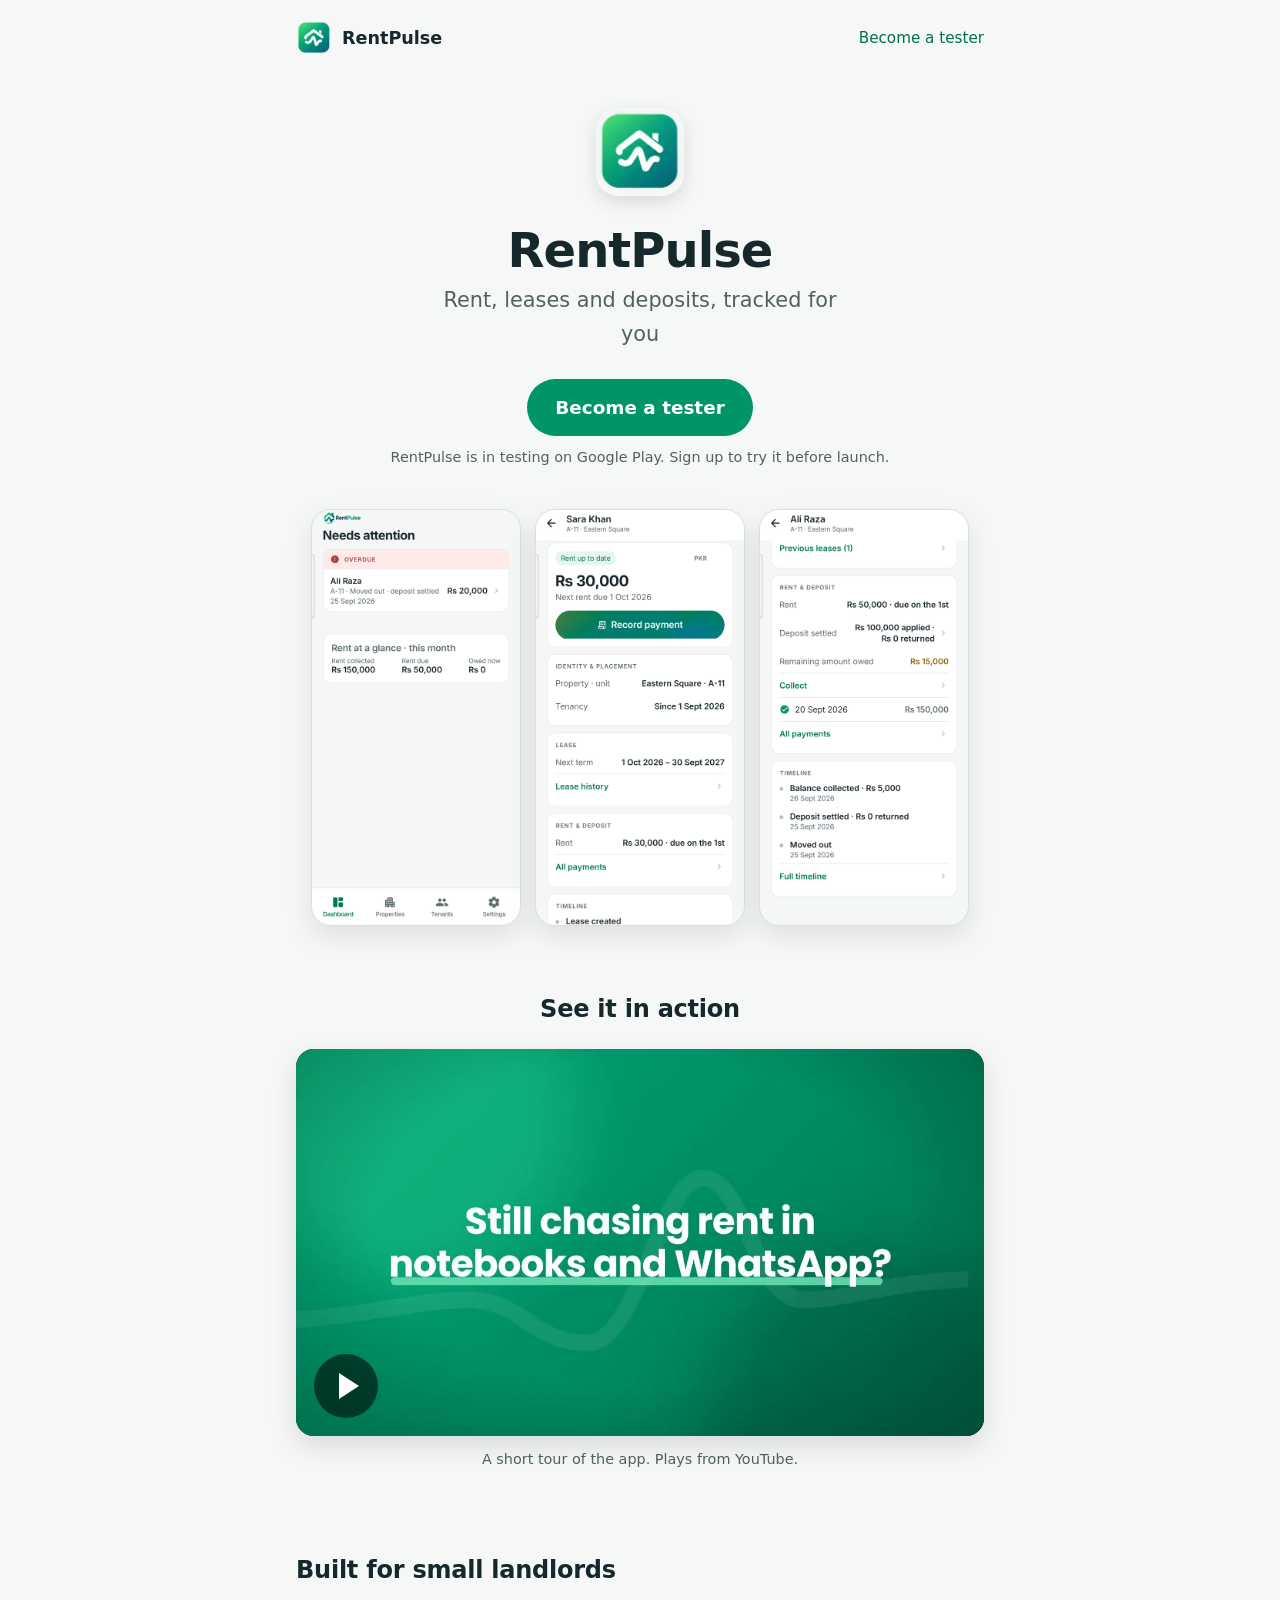
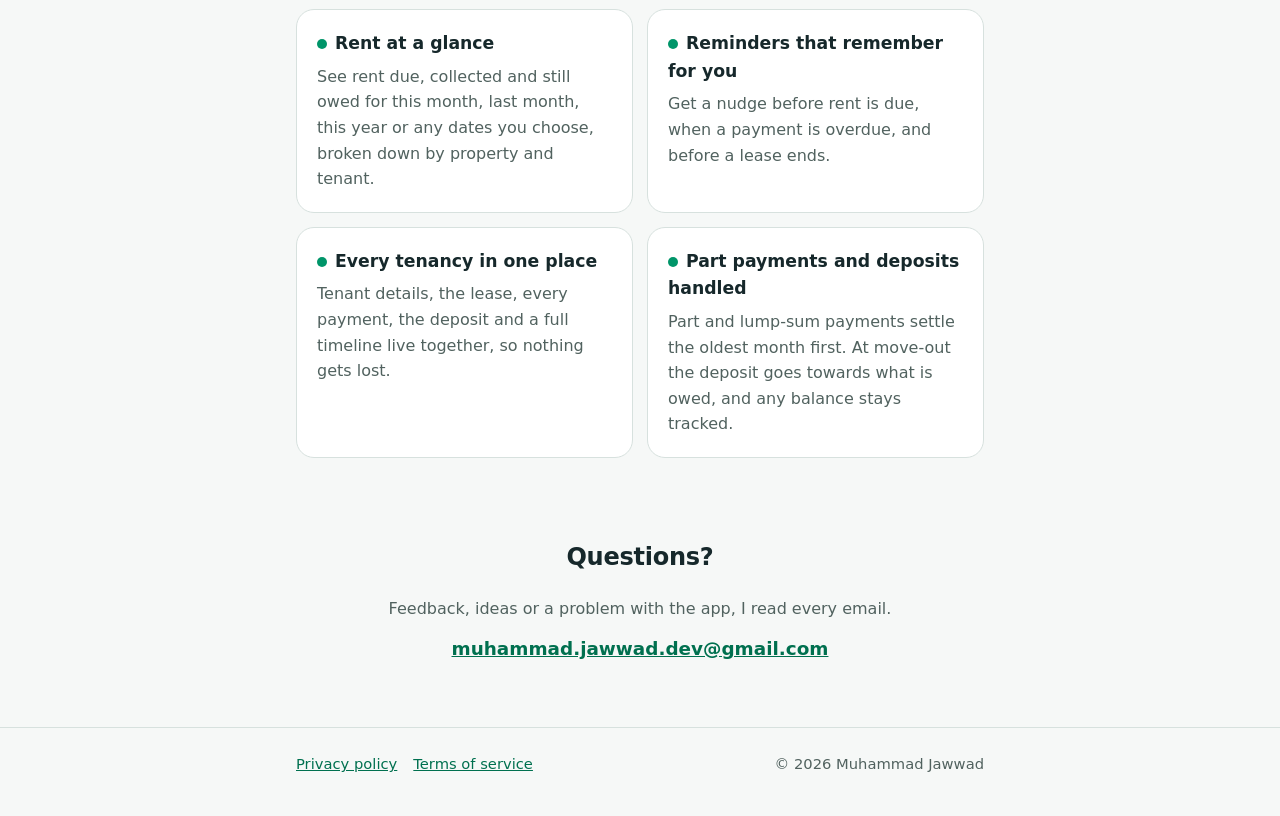
<file: index.html>
<!DOCTYPE html>
<html lang="en">
<head>
<meta charset="utf-8">
<meta name="viewport" content="width=device-width, initial-scale=1">
<title>RentPulse — rent, leases and deposits, tracked for you</title>
<meta name="description" content="RentPulse keeps track of your tenants, rent, leases and deposits, and reminds you when something needs your attention.">
<link rel="icon" href="assets/app-icon.png">
<link rel="stylesheet" href="styles.css">
</head>
<body>
<header class="site-header">
  <div class="wrap">
    <a class="brand" href="index.html"><img src="assets/app-icon.png" alt="" width="36" height="36">RentPulse</a>
    <a class="back" href="https://docs.google.com/forms/d/e/1FAIpQLSf4WM2dcnaSzgVcKShWQMtfykzJgLSQhQq3bov_GefftfD57w/viewform">Become a tester</a>
  </div>
</header>
<main class="wrap">
<section class="hero" aria-labelledby="title">
  <img class="icon" src="assets/app-icon.png" alt="RentPulse app icon" width="88" height="88">
  <h1 id="title">RentPulse</h1>
  <p class="tagline">Rent, leases and deposits, tracked for you</p>
  <!-- Testing phase: the Play store page isn't public until launch, so both buttons lead to the tester sign-up.
       At launch, point them back to https://play.google.com/store/apps/details?id=dev.jawwad.rentpulse -->
  <a class="cta" href="https://docs.google.com/forms/d/e/1FAIpQLSf4WM2dcnaSzgVcKShWQMtfykzJgLSQhQq3bov_GefftfD57w/viewform">Become a tester</a>
  <span class="cta-note">RentPulse is in testing on Google Play. Sign up to try it before launch.</span>
  <div class="shots">
    <img src="assets/screen-dashboard.png" alt="RentPulse home screen showing a tenant whose rent is overdue and this month's rent at a glance" width="540" height="1077">
    <img src="assets/screen-tenant.png" alt="A tenant's page showing rent up to date, the lease term and rent details" width="540" height="1077">
    <img src="assets/screen-deposit.png" alt="A former tenant's page showing the deposit settlement, the balance still owed and a timeline" width="540" height="1077">
  </div>
</section>

<section class="video" aria-labelledby="video-title">
  <h2 id="video-title">See it in action</h2>
  <!-- A local poster until clicked, so the page loads nothing from YouTube unless the visitor asks. -->
  <a class="video-frame" href="https://www.youtube.com/watch?v=L1wYEZfRYd0" data-youtube="L1wYEZfRYd0">
    <img src="assets/video-poster.jpg" alt="Play the RentPulse video: Still chasing rent in notebooks and WhatsApp?" width="1280" height="720" loading="lazy">
    <span class="play" aria-hidden="true"></span>
  </a>
  <p class="video-note">A short tour of the app. Plays from YouTube.</p>
</section>

<section aria-labelledby="features-title">
  <h2 id="features-title">Built for small landlords</h2>
  <div class="features">
    <div class="feature"><h3><span class="dot" aria-hidden="true"></span>Rent at a glance</h3><p>See rent due, collected and still owed for this month, last month, this year or any dates you choose, broken down by property and tenant.</p></div>
    <div class="feature"><h3><span class="dot" aria-hidden="true"></span>Reminders that remember for you</h3><p>Get a nudge before rent is due, when a payment is overdue, and before a lease ends.</p></div>
    <div class="feature"><h3><span class="dot" aria-hidden="true"></span>Every tenancy in one place</h3><p>Tenant details, the lease, every payment, the deposit and a full timeline live together, so nothing gets lost.</p></div>
    <div class="feature"><h3><span class="dot" aria-hidden="true"></span>Part payments and deposits handled</h3><p>Part and lump-sum payments settle the oldest month first. At move-out the deposit goes towards what is owed, and any balance stays tracked.</p></div>
  </div>
</section>

<section class="contact" aria-labelledby="contact-title">
  <h2 id="contact-title">Questions?</h2>
  <p>Feedback, ideas or a problem with the app, I read every email.</p>
  <a class="email" href="mailto:muhammad.jawwad.dev@gmail.com">muhammad.jawwad.dev@gmail.com</a>
</section>
</main>
<footer class="site-footer">
  <div class="wrap">
    <nav aria-label="Legal"><a href="privacy.html">Privacy policy</a><a href="terms.html">Terms of service</a></nav>
    <span>&copy; 2026 Muhammad Jawwad</span>
  </div>
</footer>
<script>
document.querySelectorAll('[data-youtube]').forEach(function (link) {
  link.addEventListener('click', function (e) {
    e.preventDefault();
    var frame = document.createElement('iframe');
    frame.src = 'https://www.youtube-nocookie.com/embed/' + link.dataset.youtube + '?autoplay=1&rel=0';
    frame.title = 'RentPulse video';
    frame.allow = 'autoplay; encrypted-media; picture-in-picture; fullscreen';
    frame.allowFullscreen = true;
    link.replaceWith(frame);
  });
});
</script>
</body>
</html>
</file>
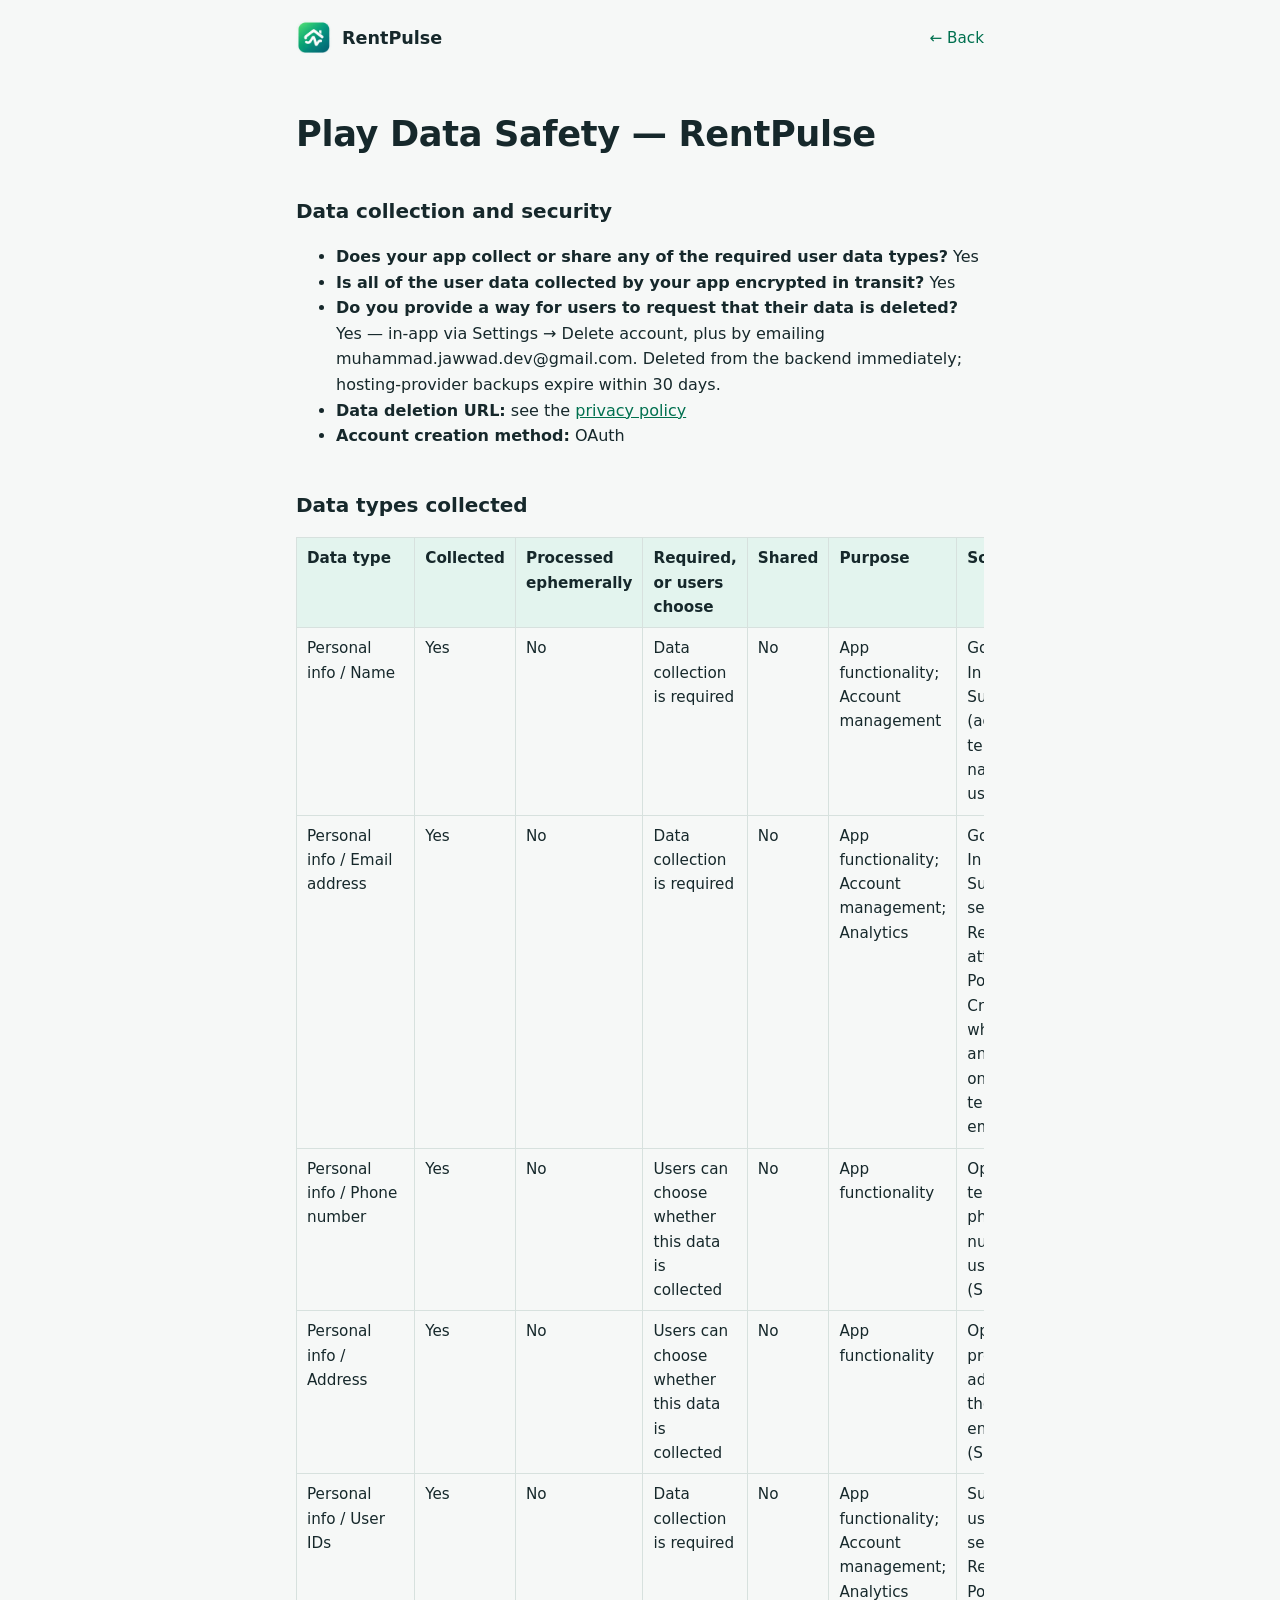
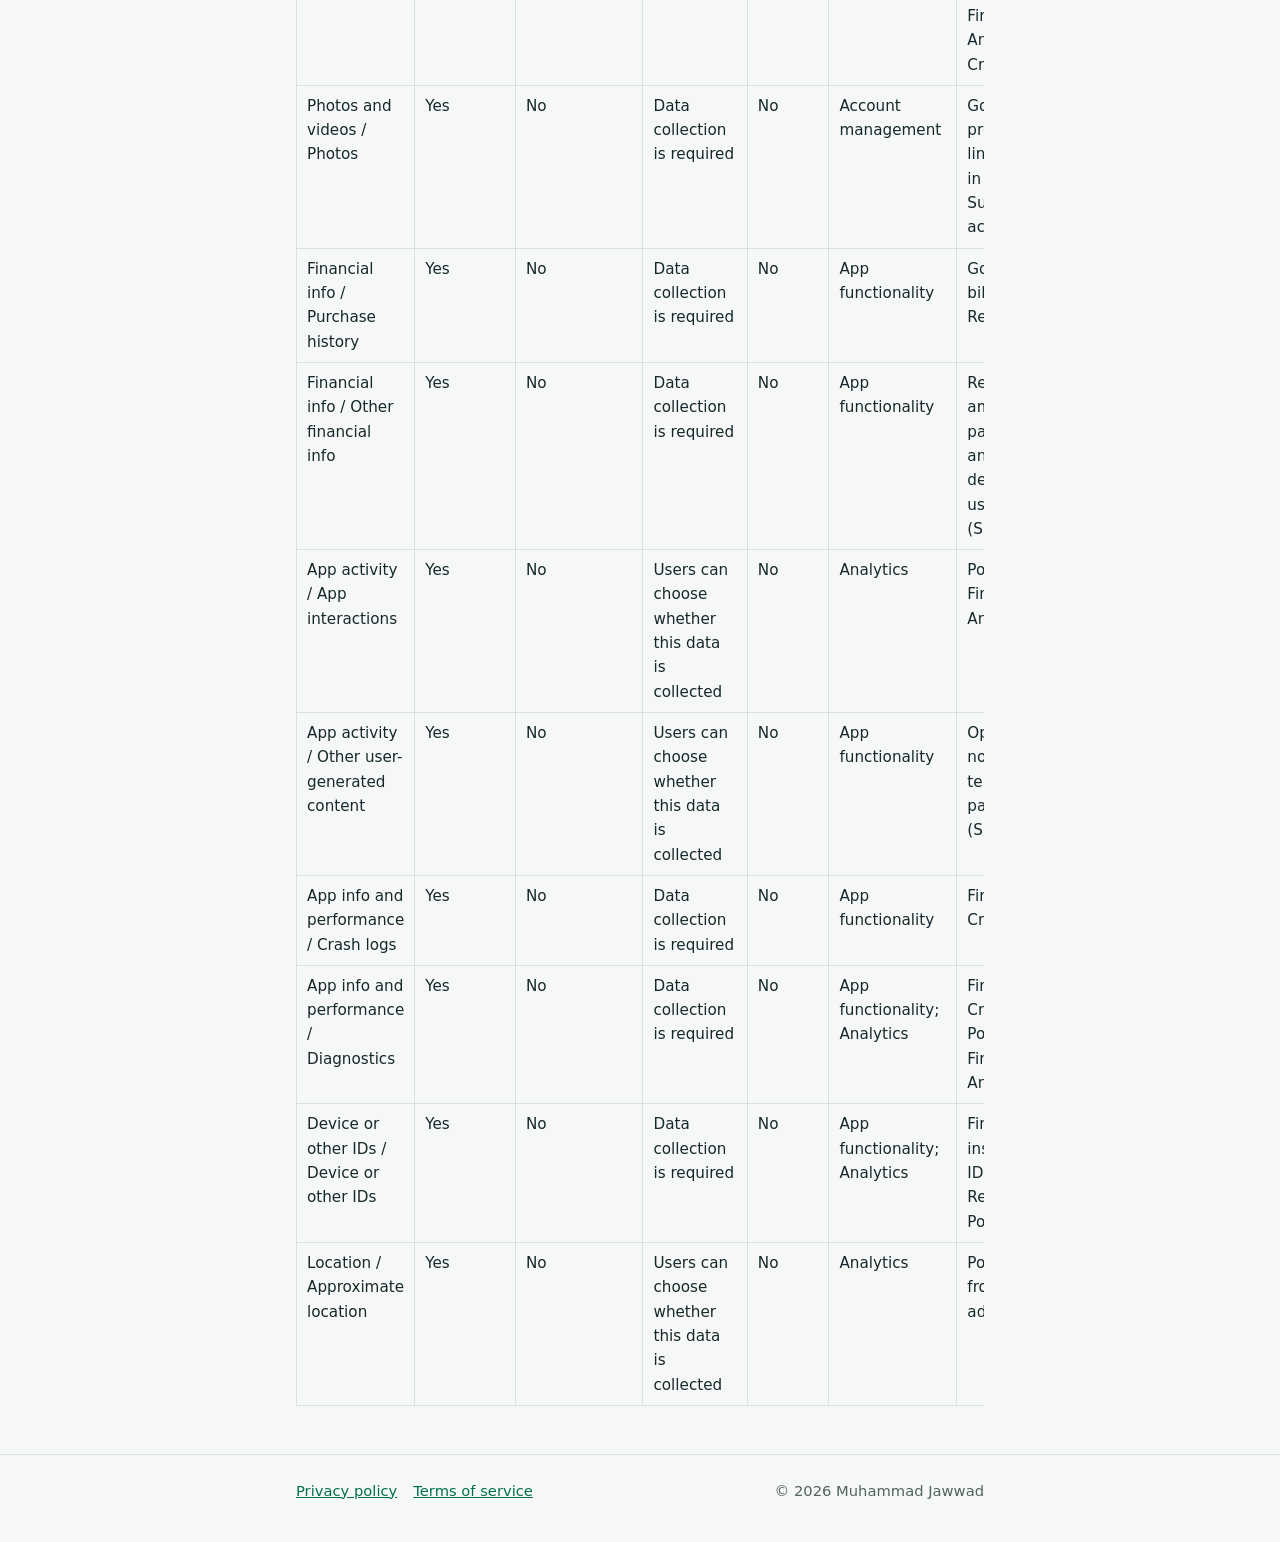
<file: data-safety.html>
<!DOCTYPE html>
<html lang="en">
<head>
<meta charset="utf-8">
<meta name="viewport" content="width=device-width, initial-scale=1">
<title>Data safety — RentPulse</title>
<meta name="description" content="RentPulse Data safety answers.">
<link rel="icon" href="assets/app-icon.png">
<link rel="stylesheet" href="styles.css">
</head>
<body>
<header class="site-header">
  <div class="wrap">
    <a class="brand" href="index.html"><img src="assets/app-icon.png" alt="" width="36" height="36">RentPulse</a>
    <a class="back" href="index.html">&larr; Back</a>
  </div>
</header>
<main class="wrap">
<article class="legal">
<h1>Play Data Safety — RentPulse</h1>
<h2>Data collection and security</h2>
<ul>
<li><strong>Does your app collect or share any of the required user data types?</strong> Yes</li>
<li><strong>Is all of the user data collected by your app encrypted in transit?</strong> Yes</li>
<li><strong>Do you provide a way for users to request that their data is deleted?</strong> Yes — in-app via
  Settings → Delete account, plus by emailing muhammad.jawwad.dev@gmail.com. Deleted from the
  backend immediately; hosting-provider backups expire within 30 days.</li>
<li><strong>Data deletion URL:</strong> see the <a href="privacy.html">privacy policy</a></li>
<li><strong>Account creation method:</strong> OAuth</li>
</ul>
<h2>Data types collected</h2>
<table>
<thead>
<tr>
<th>Data type</th>
<th>Collected</th>
<th>Processed ephemerally</th>
<th>Required, or users choose</th>
<th>Shared</th>
<th>Purpose</th>
<th>Source</th>
</tr>
</thead>
<tbody>
<tr>
<td>Personal info / Name</td>
<td>Yes</td>
<td>No</td>
<td>Data collection is required</td>
<td>No</td>
<td>App functionality; Account management</td>
<td>Google Sign-In → Supabase (account); tenant names the user enters</td>
</tr>
<tr>
<td>Personal info / Email address</td>
<td>Yes</td>
<td>No</td>
<td>Data collection is required</td>
<td>No</td>
<td>App functionality; Account management; Analytics</td>
<td>Google Sign-In → Supabase; sent to RevenueCat; attached to PostHog / Crashlytics while analytics is on; optional tenant emails</td>
</tr>
<tr>
<td>Personal info / Phone number</td>
<td>Yes</td>
<td>No</td>
<td>Users can choose whether this data is collected</td>
<td>No</td>
<td>App functionality</td>
<td>Optional tenant phone numbers the user enters (Supabase)</td>
</tr>
<tr>
<td>Personal info / Address</td>
<td>Yes</td>
<td>No</td>
<td>Users can choose whether this data is collected</td>
<td>No</td>
<td>App functionality</td>
<td>Optional property addresses the user enters (Supabase)</td>
</tr>
<tr>
<td>Personal info / User IDs</td>
<td>Yes</td>
<td>No</td>
<td>Data collection is required</td>
<td>No</td>
<td>App functionality; Account management; Analytics</td>
<td>Supabase user ID, also sent to RevenueCat, PostHog, Firebase Analytics, Crashlytics</td>
</tr>
<tr>
<td>Photos and videos / Photos</td>
<td>Yes</td>
<td>No</td>
<td>Data collection is required</td>
<td>No</td>
<td>Account management</td>
<td>Google profile photo link stored in the Supabase account</td>
</tr>
<tr>
<td>Financial info / Purchase history</td>
<td>Yes</td>
<td>No</td>
<td>Data collection is required</td>
<td>No</td>
<td>App functionality</td>
<td>Google Play billing via RevenueCat</td>
</tr>
<tr>
<td>Financial info / Other financial info</td>
<td>Yes</td>
<td>No</td>
<td>Data collection is required</td>
<td>No</td>
<td>App functionality</td>
<td>Rent amounts, payments and deposits the user records (Supabase)</td>
</tr>
<tr>
<td>App activity / App interactions</td>
<td>Yes</td>
<td>No</td>
<td>Users can choose whether this data is collected</td>
<td>No</td>
<td>Analytics</td>
<td>PostHog, Firebase Analytics</td>
</tr>
<tr>
<td>App activity / Other user-generated content</td>
<td>Yes</td>
<td>No</td>
<td>Users can choose whether this data is collected</td>
<td>No</td>
<td>App functionality</td>
<td>Optional notes on tenants and payments (Supabase)</td>
</tr>
<tr>
<td>App info and performance / Crash logs</td>
<td>Yes</td>
<td>No</td>
<td>Data collection is required</td>
<td>No</td>
<td>App functionality</td>
<td>Firebase Crashlytics</td>
</tr>
<tr>
<td>App info and performance / Diagnostics</td>
<td>Yes</td>
<td>No</td>
<td>Data collection is required</td>
<td>No</td>
<td>App functionality; Analytics</td>
<td>Firebase Crashlytics, PostHog, Firebase Analytics</td>
</tr>
<tr>
<td>Device or other IDs / Device or other IDs</td>
<td>Yes</td>
<td>No</td>
<td>Data collection is required</td>
<td>No</td>
<td>App functionality; Analytics</td>
<td>Firebase installation ID, RevenueCat, PostHog</td>
</tr>
<tr>
<td>Location / Approximate location</td>
<td>Yes</td>
<td>No</td>
<td>Users can choose whether this data is collected</td>
<td>No</td>
<td>Analytics</td>
<td>PostHog, from IP address</td>
</tr>
</tbody>
</table>
</article>
</main>
<footer class="site-footer">
  <div class="wrap">
    <nav aria-label="Legal"><a href="privacy.html">Privacy policy</a><a href="terms.html">Terms of service</a></nav>
    <span>&copy; 2026 Muhammad Jawwad</span>
  </div>
</footer>
</body>
</html>
</file>
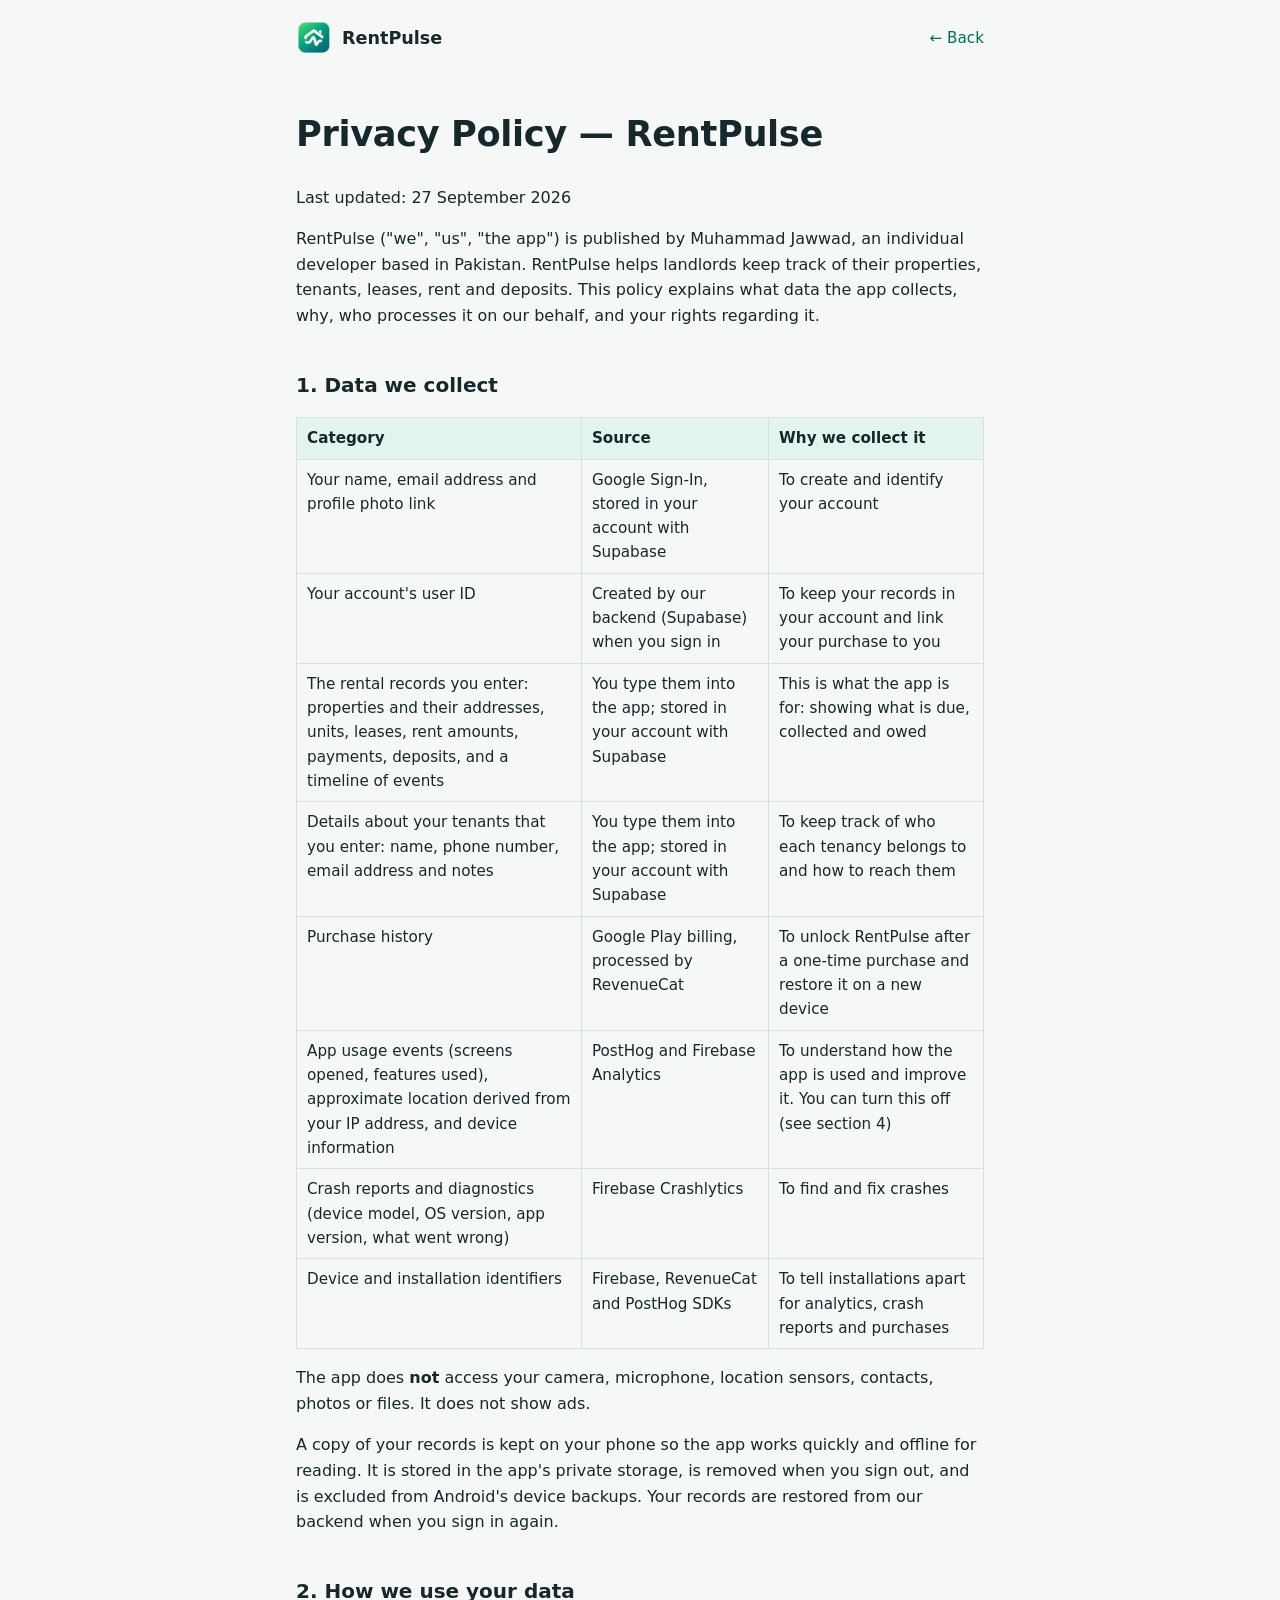
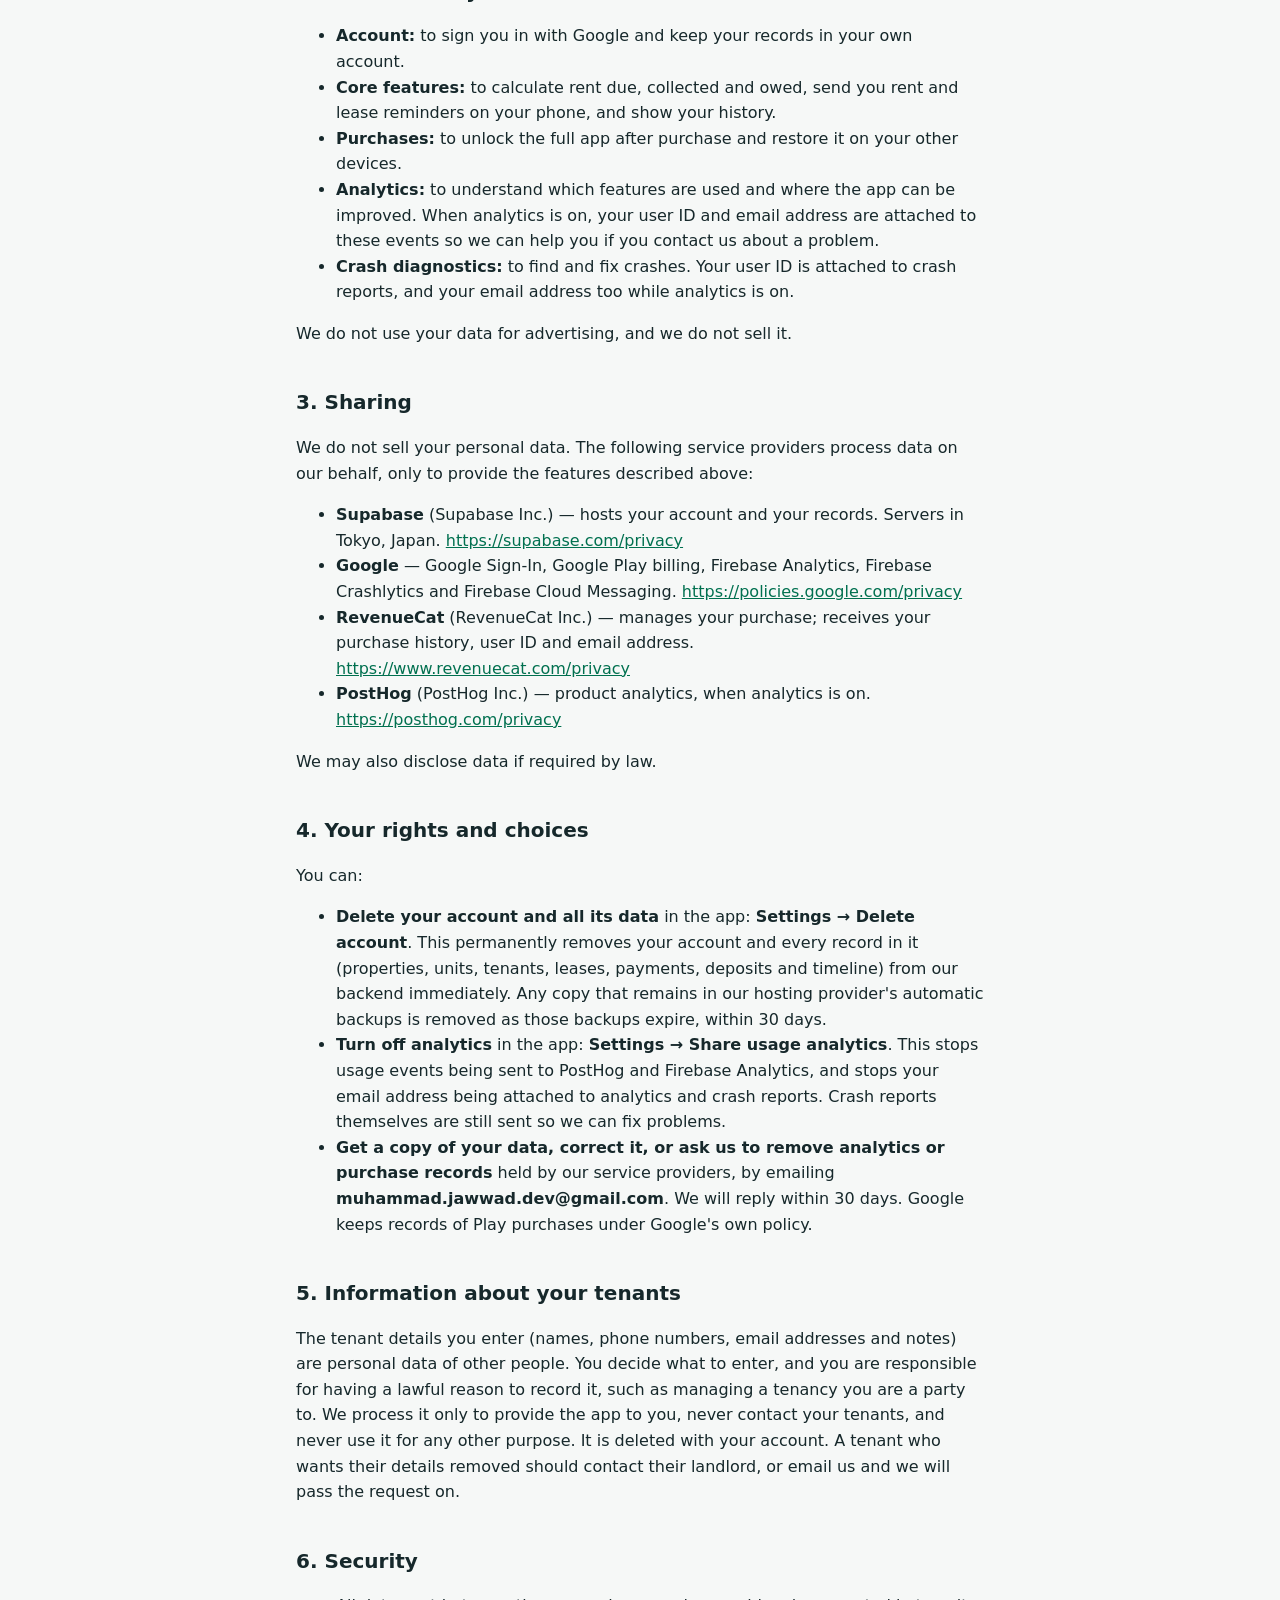
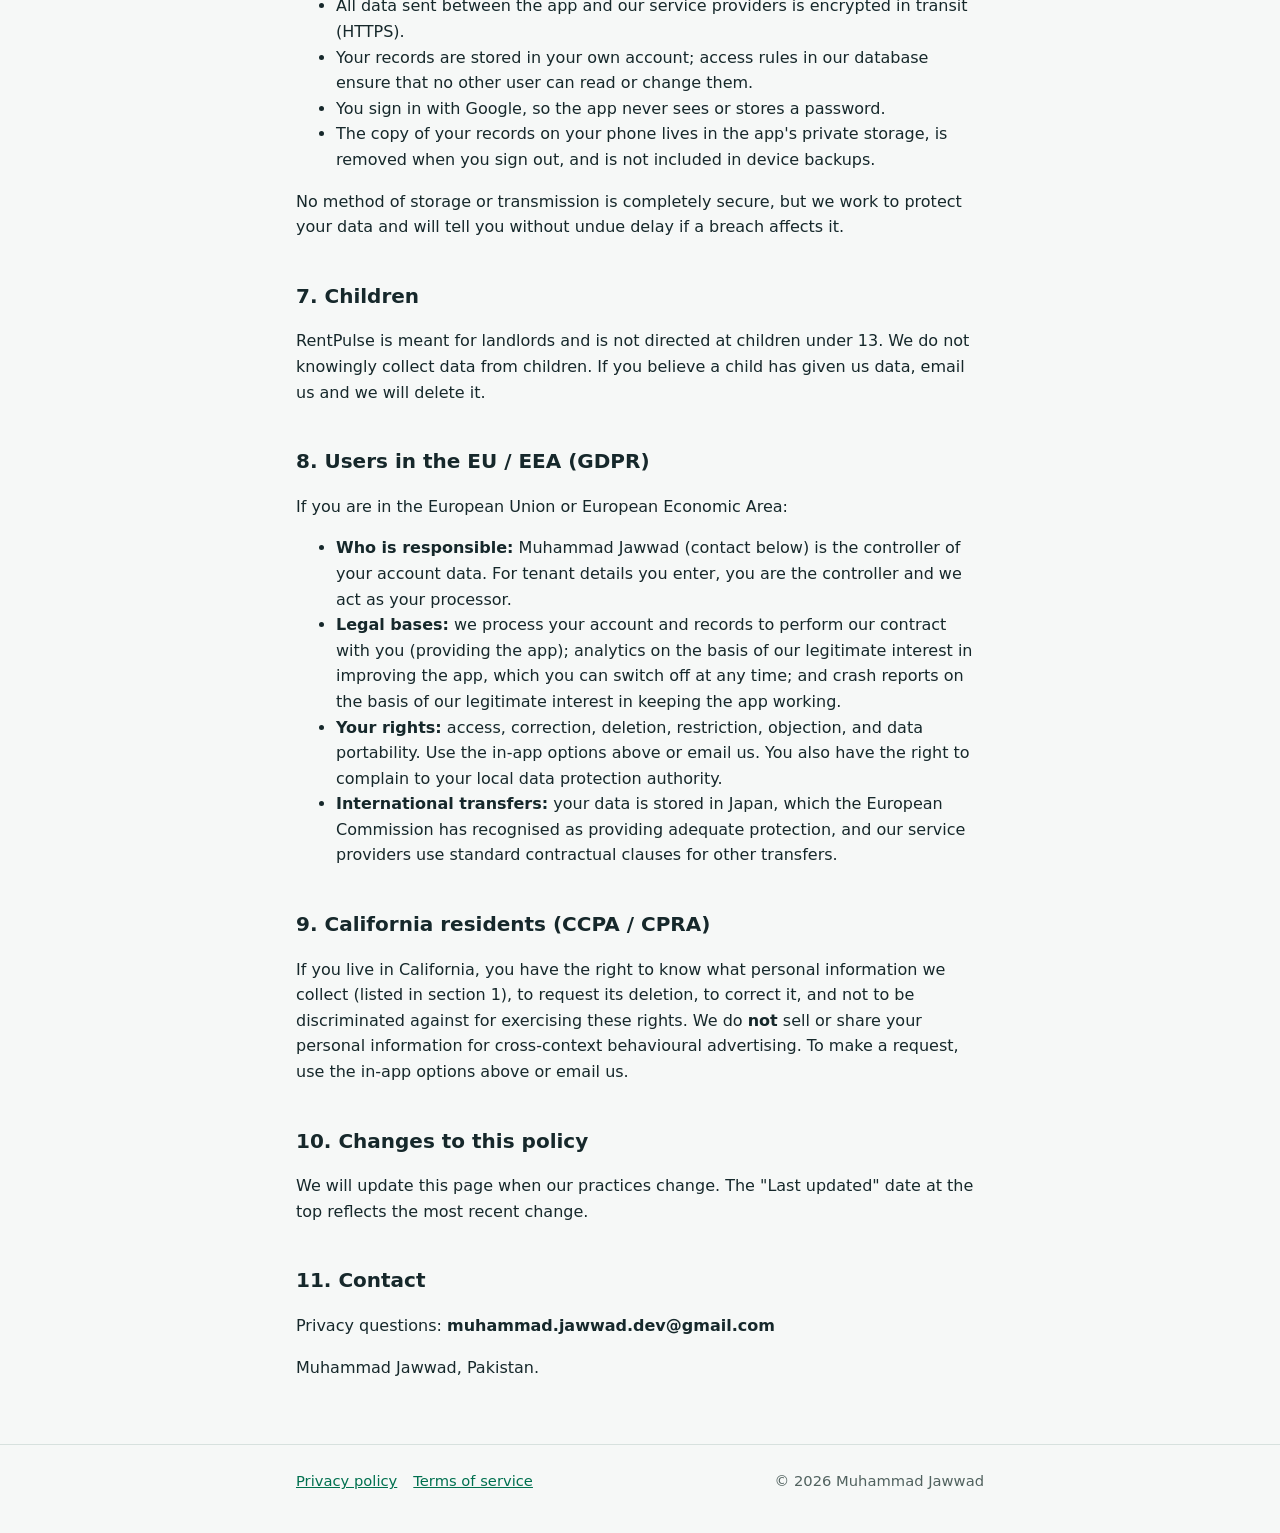
<file: privacy.html>
<!DOCTYPE html>
<html lang="en">
<head>
<meta charset="utf-8">
<meta name="viewport" content="width=device-width, initial-scale=1">
<title>Privacy Policy — RentPulse</title>
<meta name="description" content="How RentPulse collects, uses and protects your data.">
<link rel="icon" href="assets/app-icon.png">
<link rel="stylesheet" href="styles.css">
</head>
<body>
<header class="site-header">
  <div class="wrap">
    <a class="brand" href="index.html"><img src="assets/app-icon.png" alt="" width="36" height="36">RentPulse</a>
    <a class="back" href="index.html">&larr; Back</a>
  </div>
</header>
<main class="wrap">
<article class="legal">
<h1>Privacy Policy — RentPulse</h1>
<p>Last updated: 27 September 2026</p>
<p>RentPulse ("we", "us", "the app") is published by Muhammad Jawwad, an individual developer
based in Pakistan. RentPulse helps landlords keep track of their properties, tenants, leases,
rent and deposits. This policy explains what data the app collects, why, who processes it on
our behalf, and your rights regarding it.</p>
<h2>1. Data we collect</h2>
<table>
<thead>
<tr>
<th>Category</th>
<th>Source</th>
<th>Why we collect it</th>
</tr>
</thead>
<tbody>
<tr>
<td>Your name, email address and profile photo link</td>
<td>Google Sign-In, stored in your account with Supabase</td>
<td>To create and identify your account</td>
</tr>
<tr>
<td>Your account's user ID</td>
<td>Created by our backend (Supabase) when you sign in</td>
<td>To keep your records in your account and link your purchase to you</td>
</tr>
<tr>
<td>The rental records you enter: properties and their addresses, units, leases, rent amounts, payments, deposits, and a timeline of events</td>
<td>You type them into the app; stored in your account with Supabase</td>
<td>This is what the app is for: showing what is due, collected and owed</td>
</tr>
<tr>
<td>Details about your tenants that you enter: name, phone number, email address and notes</td>
<td>You type them into the app; stored in your account with Supabase</td>
<td>To keep track of who each tenancy belongs to and how to reach them</td>
</tr>
<tr>
<td>Purchase history</td>
<td>Google Play billing, processed by RevenueCat</td>
<td>To unlock RentPulse after a one-time purchase and restore it on a new device</td>
</tr>
<tr>
<td>App usage events (screens opened, features used), approximate location derived from your IP address, and device information</td>
<td>PostHog and Firebase Analytics</td>
<td>To understand how the app is used and improve it. You can turn this off (see section 4)</td>
</tr>
<tr>
<td>Crash reports and diagnostics (device model, OS version, app version, what went wrong)</td>
<td>Firebase Crashlytics</td>
<td>To find and fix crashes</td>
</tr>
<tr>
<td>Device and installation identifiers</td>
<td>Firebase, RevenueCat and PostHog SDKs</td>
<td>To tell installations apart for analytics, crash reports and purchases</td>
</tr>
</tbody>
</table>
<p>The app does <strong>not</strong> access your camera, microphone, location sensors, contacts, photos or
files. It does not show ads.</p>
<p>A copy of your records is kept on your phone so the app works quickly and offline for
reading. It is stored in the app's private storage, is removed when you sign out, and is
excluded from Android's device backups. Your records are restored from our backend when you
sign in again.</p>
<h2>2. How we use your data</h2>
<ul>
<li><strong>Account:</strong> to sign you in with Google and keep your records in your own account.</li>
<li><strong>Core features:</strong> to calculate rent due, collected and owed, send you rent and lease
  reminders on your phone, and show your history.</li>
<li><strong>Purchases:</strong> to unlock the full app after purchase and restore it on your other devices.</li>
<li><strong>Analytics:</strong> to understand which features are used and where the app can be improved.
  When analytics is on, your user ID and email address are attached to these events so we
  can help you if you contact us about a problem.</li>
<li><strong>Crash diagnostics:</strong> to find and fix crashes. Your user ID is attached to crash
  reports, and your email address too while analytics is on.</li>
</ul>
<p>We do not use your data for advertising, and we do not sell it.</p>
<h2>3. Sharing</h2>
<p>We do not sell your personal data. The following service providers process data on our
behalf, only to provide the features described above:</p>
<ul>
<li><strong>Supabase</strong> (Supabase Inc.) — hosts your account and your records. Servers in Tokyo,
  Japan. <a href="https://supabase.com/privacy">https://supabase.com/privacy</a></li>
<li><strong>Google</strong> — Google Sign-In, Google Play billing, Firebase Analytics, Firebase Crashlytics
  and Firebase Cloud Messaging. <a href="https://policies.google.com/privacy">https://policies.google.com/privacy</a></li>
<li><strong>RevenueCat</strong> (RevenueCat Inc.) — manages your purchase; receives your purchase history,
  user ID and email address. <a href="https://www.revenuecat.com/privacy">https://www.revenuecat.com/privacy</a></li>
<li><strong>PostHog</strong> (PostHog Inc.) — product analytics, when analytics is on.
  <a href="https://posthog.com/privacy">https://posthog.com/privacy</a></li>
</ul>
<p>We may also disclose data if required by law.</p>
<h2>4. Your rights and choices</h2>
<p>You can:</p>
<ul>
<li><strong>Delete your account and all its data</strong> in the app: <strong>Settings → Delete account</strong>. This
  permanently removes your account and every record in it (properties, units, tenants,
  leases, payments, deposits and timeline) from our backend immediately. Any copy that
  remains in our hosting provider's automatic backups is removed as those backups expire,
  within 30 days.</li>
<li><strong>Turn off analytics</strong> in the app: <strong>Settings → Share usage analytics</strong>. This stops usage
  events being sent to PostHog and Firebase Analytics, and stops your email address being
  attached to analytics and crash reports. Crash reports themselves are still sent so we can
  fix problems.</li>
<li><strong>Get a copy of your data, correct it, or ask us to remove analytics or purchase records</strong>
  held by our service providers, by emailing <strong>muhammad.jawwad.dev@gmail.com</strong>. We will reply
  within 30 days. Google keeps records of Play purchases under Google's own policy.</li>
</ul>
<h2>5. Information about your tenants</h2>
<p>The tenant details you enter (names, phone numbers, email addresses and notes) are personal
data of other people. You decide what to enter, and you are responsible for having a lawful
reason to record it, such as managing a tenancy you are a party to. We process it only to
provide the app to you, never contact your tenants, and never use it for any other purpose.
It is deleted with your account. A tenant who wants their details removed should contact
their landlord, or email us and we will pass the request on.</p>
<h2>6. Security</h2>
<ul>
<li>All data sent between the app and our service providers is encrypted in transit (HTTPS).</li>
<li>Your records are stored in your own account; access rules in our database ensure that no
  other user can read or change them.</li>
<li>You sign in with Google, so the app never sees or stores a password.</li>
<li>The copy of your records on your phone lives in the app's private storage, is removed when
  you sign out, and is not included in device backups.</li>
</ul>
<p>No method of storage or transmission is completely secure, but we work to protect your data
and will tell you without undue delay if a breach affects it.</p>
<h2>7. Children</h2>
<p>RentPulse is meant for landlords and is not directed at children under 13. We do not knowingly
collect data from children. If you believe a child has given us data, email us and we will
delete it.</p>
<h2>8. Users in the EU / EEA (GDPR)</h2>
<p>If you are in the European Union or European Economic Area:</p>
<ul>
<li><strong>Who is responsible:</strong> Muhammad Jawwad (contact below) is the controller of your account
  data. For tenant details you enter, you are the controller and we act as your processor.</li>
<li><strong>Legal bases:</strong> we process your account and records to perform our contract with you
  (providing the app); analytics on the basis of our legitimate interest in improving the
  app, which you can switch off at any time; and crash reports on the basis of our
  legitimate interest in keeping the app working.</li>
<li><strong>Your rights:</strong> access, correction, deletion, restriction, objection, and data
  portability. Use the in-app options above or email us. You also have the right to
  complain to your local data protection authority.</li>
<li><strong>International transfers:</strong> your data is stored in Japan, which the European Commission
  has recognised as providing adequate protection, and our service providers use standard
  contractual clauses for other transfers.</li>
</ul>
<h2>9. California residents (CCPA / CPRA)</h2>
<p>If you live in California, you have the right to know what personal information we collect
(listed in section 1), to request its deletion, to correct it, and not to be discriminated
against for exercising these rights. We do <strong>not</strong> sell or share your personal information for
cross-context behavioural advertising. To make a request, use the in-app options above or
email us.</p>
<h2>10. Changes to this policy</h2>
<p>We will update this page when our practices change. The "Last updated" date at the top
reflects the most recent change.</p>
<h2>11. Contact</h2>
<p>Privacy questions: <strong>muhammad.jawwad.dev@gmail.com</strong></p>
<p>Muhammad Jawwad, Pakistan.</p>
</article>
</main>
<footer class="site-footer">
  <div class="wrap">
    <nav aria-label="Legal"><a href="privacy.html">Privacy policy</a><a href="terms.html">Terms of service</a></nav>
    <span>&copy; 2026 Muhammad Jawwad</span>
  </div>
</footer>
</body>
</html>
</file>
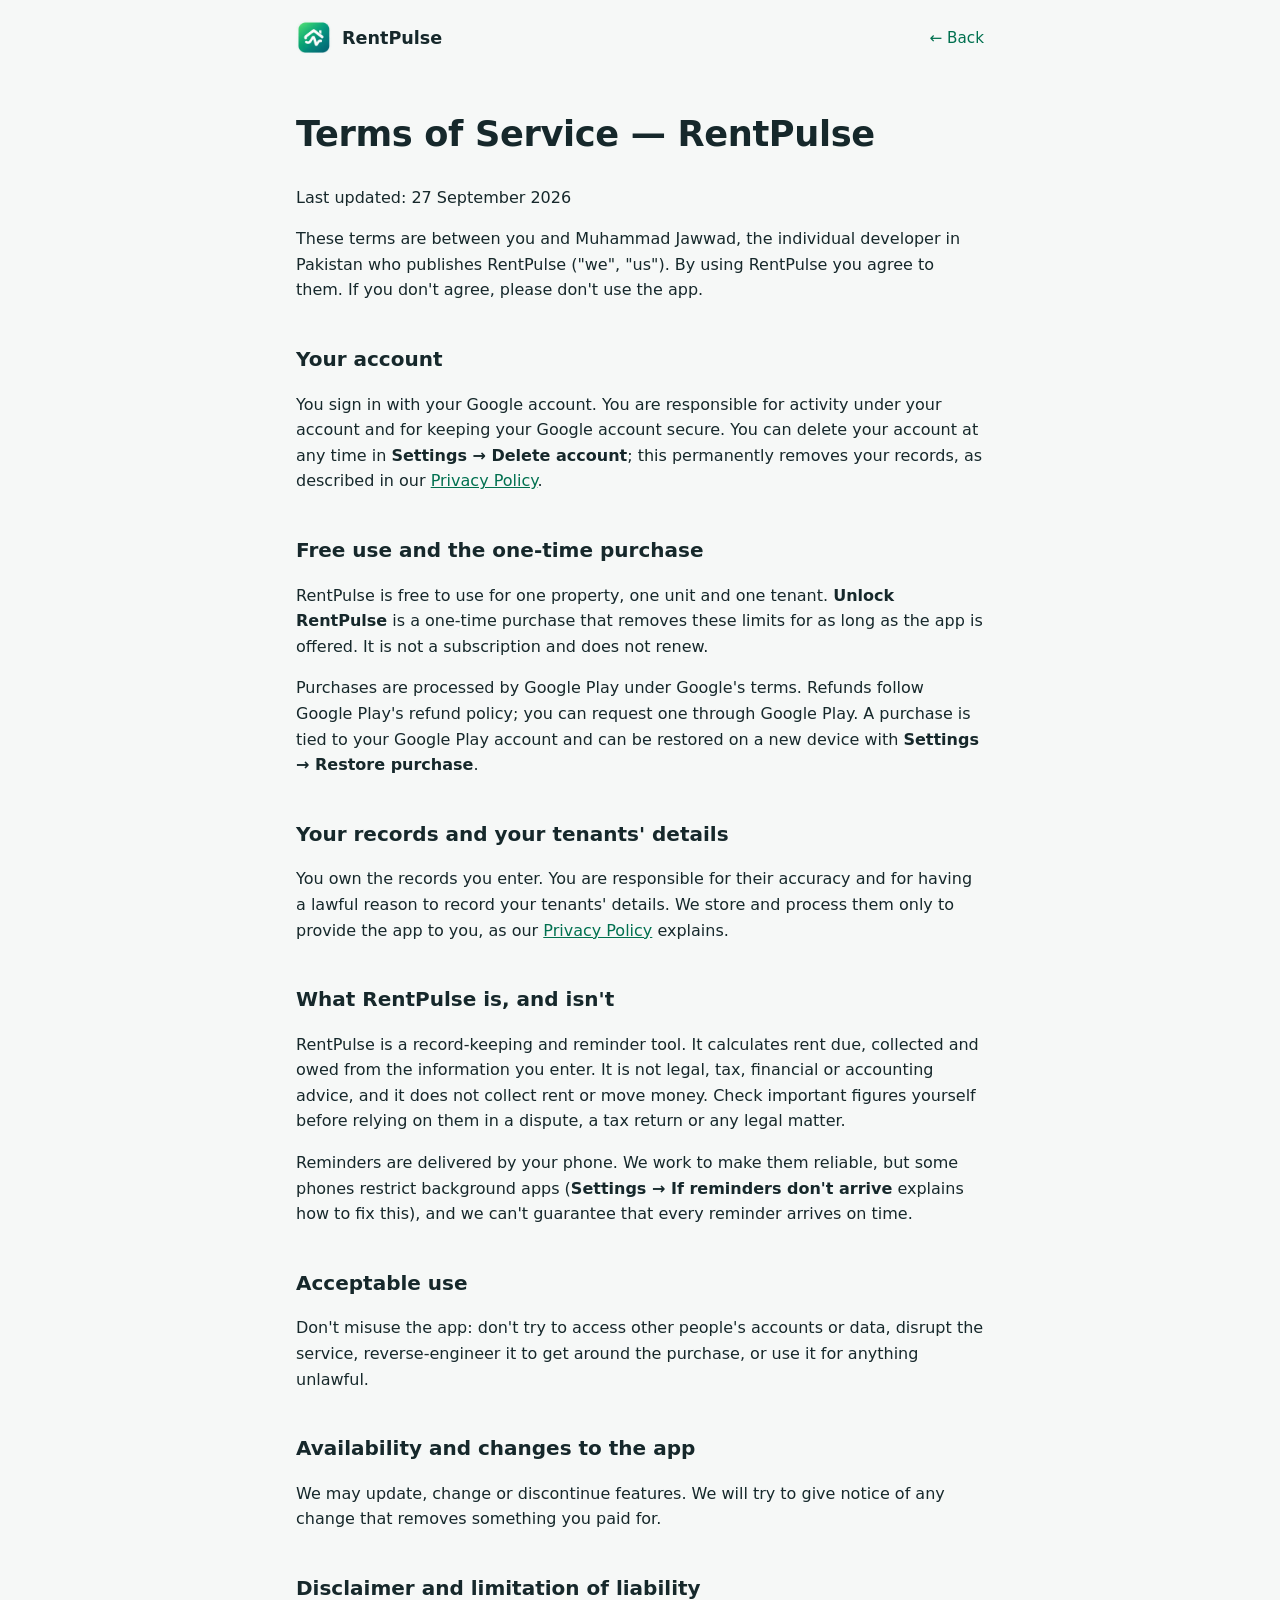
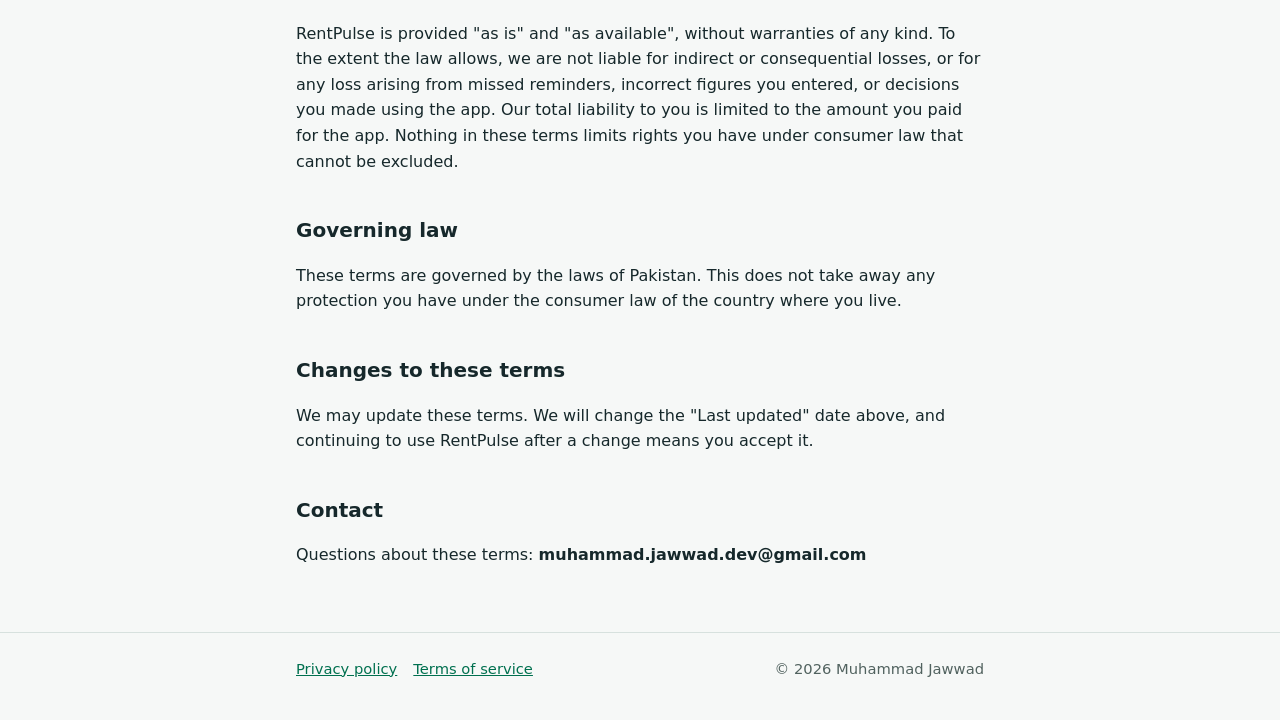
<file: terms.html>
<!DOCTYPE html>
<html lang="en">
<head>
<meta charset="utf-8">
<meta name="viewport" content="width=device-width, initial-scale=1">
<title>Terms of Service — RentPulse</title>
<meta name="description" content="The terms for using RentPulse.">
<link rel="icon" href="assets/app-icon.png">
<link rel="stylesheet" href="styles.css">
</head>
<body>
<header class="site-header">
  <div class="wrap">
    <a class="brand" href="index.html"><img src="assets/app-icon.png" alt="" width="36" height="36">RentPulse</a>
    <a class="back" href="index.html">&larr; Back</a>
  </div>
</header>
<main class="wrap">
<article class="legal">
<h1>Terms of Service — RentPulse</h1>
<p>Last updated: 27 September 2026</p>
<p>These terms are between you and Muhammad Jawwad, the individual developer in Pakistan who
publishes RentPulse ("we", "us"). By using RentPulse you agree to them. If you don't agree,
please don't use the app.</p>
<h2>Your account</h2>
<p>You sign in with your Google account. You are responsible for activity under your account and
for keeping your Google account secure. You can delete your account at any time in
<strong>Settings → Delete account</strong>; this permanently removes your records, as described in our
<a href="privacy.html">Privacy Policy</a>.</p>
<h2>Free use and the one-time purchase</h2>
<p>RentPulse is free to use for one property, one unit and one tenant. <strong>Unlock RentPulse</strong> is a
one-time purchase that removes these limits for as long as the app is offered. It is not a
subscription and does not renew.</p>
<p>Purchases are processed by Google Play under Google's terms. Refunds follow Google Play's
refund policy; you can request one through Google Play. A purchase is tied to your Google Play
account and can be restored on a new device with <strong>Settings → Restore purchase</strong>.</p>
<h2>Your records and your tenants' details</h2>
<p>You own the records you enter. You are responsible for their accuracy and for having a lawful
reason to record your tenants' details. We store and process them only to provide the app to
you, as our <a href="privacy.html">Privacy Policy</a> explains.</p>
<h2>What RentPulse is, and isn't</h2>
<p>RentPulse is a record-keeping and reminder tool. It calculates rent due, collected and owed from
the information you enter. It is not legal, tax, financial or accounting advice, and it does not
collect rent or move money. Check important figures yourself before relying on them in a
dispute, a tax return or any legal matter.</p>
<p>Reminders are delivered by your phone. We work to make them reliable, but some phones restrict
background apps (<strong>Settings → If reminders don't arrive</strong> explains how to fix this), and we
can't guarantee that every reminder arrives on time.</p>
<h2>Acceptable use</h2>
<p>Don't misuse the app: don't try to access other people's accounts or data, disrupt the
service, reverse-engineer it to get around the purchase, or use it for anything unlawful.</p>
<h2>Availability and changes to the app</h2>
<p>We may update, change or discontinue features. We will try to give notice of any change that
removes something you paid for.</p>
<h2>Disclaimer and limitation of liability</h2>
<p>RentPulse is provided "as is" and "as available", without warranties of any kind. To the extent
the law allows, we are not liable for indirect or consequential losses, or for any loss arising
from missed reminders, incorrect figures you entered, or decisions you made using the app. Our
total liability to you is limited to the amount you paid for the app. Nothing in these terms
limits rights you have under consumer law that cannot be excluded.</p>
<h2>Governing law</h2>
<p>These terms are governed by the laws of Pakistan. This does not take away any protection you
have under the consumer law of the country where you live.</p>
<h2>Changes to these terms</h2>
<p>We may update these terms. We will change the "Last updated" date above, and continuing to use
RentPulse after a change means you accept it.</p>
<h2>Contact</h2>
<p>Questions about these terms: <strong>muhammad.jawwad.dev@gmail.com</strong></p>
</article>
</main>
<footer class="site-footer">
  <div class="wrap">
    <nav aria-label="Legal"><a href="privacy.html">Privacy policy</a><a href="terms.html">Terms of service</a></nav>
    <span>&copy; 2026 Muhammad Jawwad</span>
  </div>
</footer>
</body>
</html>
</file>
<file: styles.css>
/* RentPulse landing — one stylesheet for every page. No fonts or frameworks; one small inline script loads the video on click. */

:root {
  --accent: #009569;          /* BrandPrimary. Fills behind large bold text only (3.8:1 with white). */
  --accent-ink: #00704f;      /* Links and small accent text (5.4:1 on the page background). */
  --accent-soft: #e3f4ee;
  --ink: #16282b;
  --ink-muted: #51625f;
  --line: #d7e1de;
  --page: #f6f8f7;
  --card: #ffffff;
  --radius: 18px;
}

@media (prefers-color-scheme: dark) {
  :root {
    --accent-ink: #5fd3a6;
    --accent-soft: #15332b;
    --ink: #e4edeb;
    --ink-muted: #9fb2ae;
    --line: #2a3b3e;
    --page: #0f1a1c;
    --card: #17282b;
  }
}

* { box-sizing: border-box; }

html { -webkit-text-size-adjust: 100%; }

body {
  margin: 0;
  font-family: system-ui, -apple-system, "Segoe UI", Roboto, "Helvetica Neue", Arial, sans-serif;
  line-height: 1.6;
  color: var(--ink);
  background: var(--page);
}

a { color: var(--accent-ink); }

img { max-width: 100%; height: auto; }

.wrap { max-width: 720px; margin: 0 auto; padding: 0 16px; }

/* Header */
.site-header { padding: 20px 0; }
.site-header .wrap { display: flex; align-items: center; justify-content: space-between; gap: 12px; }
.brand { display: inline-flex; align-items: center; gap: 10px; text-decoration: none; color: var(--ink); font-weight: 700; font-size: 1.1rem; }
.brand img { width: 36px; height: 36px; border-radius: 9px; }
.back { font-size: 0.95rem; text-decoration: none; }

/* Hero */
.hero { text-align: center; padding: 32px 0 16px; }
.hero .icon { width: 88px; height: 88px; border-radius: 22px; box-shadow: 0 6px 18px rgba(0, 0, 0, 0.12); }
.hero h1 { font-size: clamp(2.2rem, 7vw, 3rem); line-height: 1.1; margin: 20px 0 8px; letter-spacing: -0.02em; }
.hero .tagline { font-size: clamp(1.1rem, 3.6vw, 1.3rem); color: var(--ink-muted); margin: 0 auto 28px; max-width: 30ch; }

.cta {
  display: inline-block;
  background: var(--accent);
  color: #fff;
  font-weight: 700;
  font-size: 1.15rem;          /* large bold: 3.8:1 meets WCAG's large-text threshold */
  text-decoration: none;
  padding: 14px 28px;
  border-radius: 999px;
}
.cta:hover, .cta:focus-visible { filter: brightness(0.92); }
.cta-note { display: block; margin-top: 10px; font-size: 0.9rem; color: var(--ink-muted); }

.shots { display: flex; gap: 14px; justify-content: center; margin: 40px 0 8px; }
.shots img {
  width: calc((100% - 28px) / 3);
  max-width: 210px;
  border-radius: 20px;
  border: 1px solid var(--line);
  box-shadow: 0 10px 28px rgba(0, 0, 0, 0.10);
  background: var(--card);
}

/* Sections */
section { padding: 40px 0; }
section h2 { font-size: 1.5rem; margin: 0 0 20px; letter-spacing: -0.01em; }

/* Video: a local poster until clicked, then the YouTube player in the same 16:9 box. */
.video { text-align: center; }
.video-frame, .video iframe {
  display: block;
  position: relative;
  width: 100%;
  aspect-ratio: 16 / 9;
  border: 0;
  border-radius: var(--radius);
  overflow: hidden;
  box-shadow: 0 10px 28px rgba(0, 0, 0, 0.12);
  background: #000;
}
.video-frame img { display: block; width: 100%; height: 100%; object-fit: cover; }
.video-frame .play {
  position: absolute; left: 18px; bottom: 18px;   /* a corner, clear of the poster's headline */
  width: 64px; height: 64px;
  border-radius: 50%;
  background: rgba(0, 0, 0, 0.55);
  transition: transform 0.15s ease, background 0.15s ease;
}
.video-frame .play::after {
  content: ""; position: absolute; left: 25px; top: 19px;
  border-style: solid; border-width: 13px 0 13px 20px;
  border-color: transparent transparent transparent #fff;
}
.video-frame:hover .play, .video-frame:focus-visible .play { transform: scale(1.08); background: var(--accent); }
.video-frame:focus-visible { outline: 3px solid var(--accent-ink); outline-offset: 3px; }
.video-note { margin: 12px 0 0; font-size: 0.9rem; color: var(--ink-muted); }

.features { display: grid; gap: 14px; grid-template-columns: 1fr; }
@media (min-width: 600px) { .features { grid-template-columns: 1fr 1fr; } }
.feature { background: var(--card); border: 1px solid var(--line); border-radius: var(--radius); padding: 20px; }
.feature h3 { margin: 0 0 6px; font-size: 1.08rem; }
.feature p { margin: 0; color: var(--ink-muted); }
.feature .dot { display: inline-block; width: 10px; height: 10px; border-radius: 50%; background: var(--accent); margin-right: 8px; vertical-align: middle; }

.contact { text-align: center; }
.contact p { color: var(--ink-muted); margin: 0 0 12px; }
.contact .email { font-size: 1.15rem; font-weight: 600; }

/* Footer */
.site-footer { border-top: 1px solid var(--line); padding: 24px 0 40px; margin-top: 24px; font-size: 0.92rem; color: var(--ink-muted); }
.site-footer .wrap { display: flex; flex-wrap: wrap; gap: 8px 20px; justify-content: space-between; }
.site-footer nav a { margin-right: 16px; }

/* Legal pages */
.legal { padding: 8px 0 24px; }
.legal h1 { font-size: clamp(1.7rem, 5vw, 2.2rem); line-height: 1.2; letter-spacing: -0.01em; }
.legal h2 { margin-top: 2em; font-size: 1.25rem; }
.legal table { border-collapse: collapse; width: 100%; font-size: 0.95em; display: block; overflow-x: auto; }
.legal th, .legal td { border: 1px solid var(--line); padding: 8px 10px; text-align: left; vertical-align: top; }
.legal th { background: var(--accent-soft); }
.legal a { word-break: break-word; }
</file>
